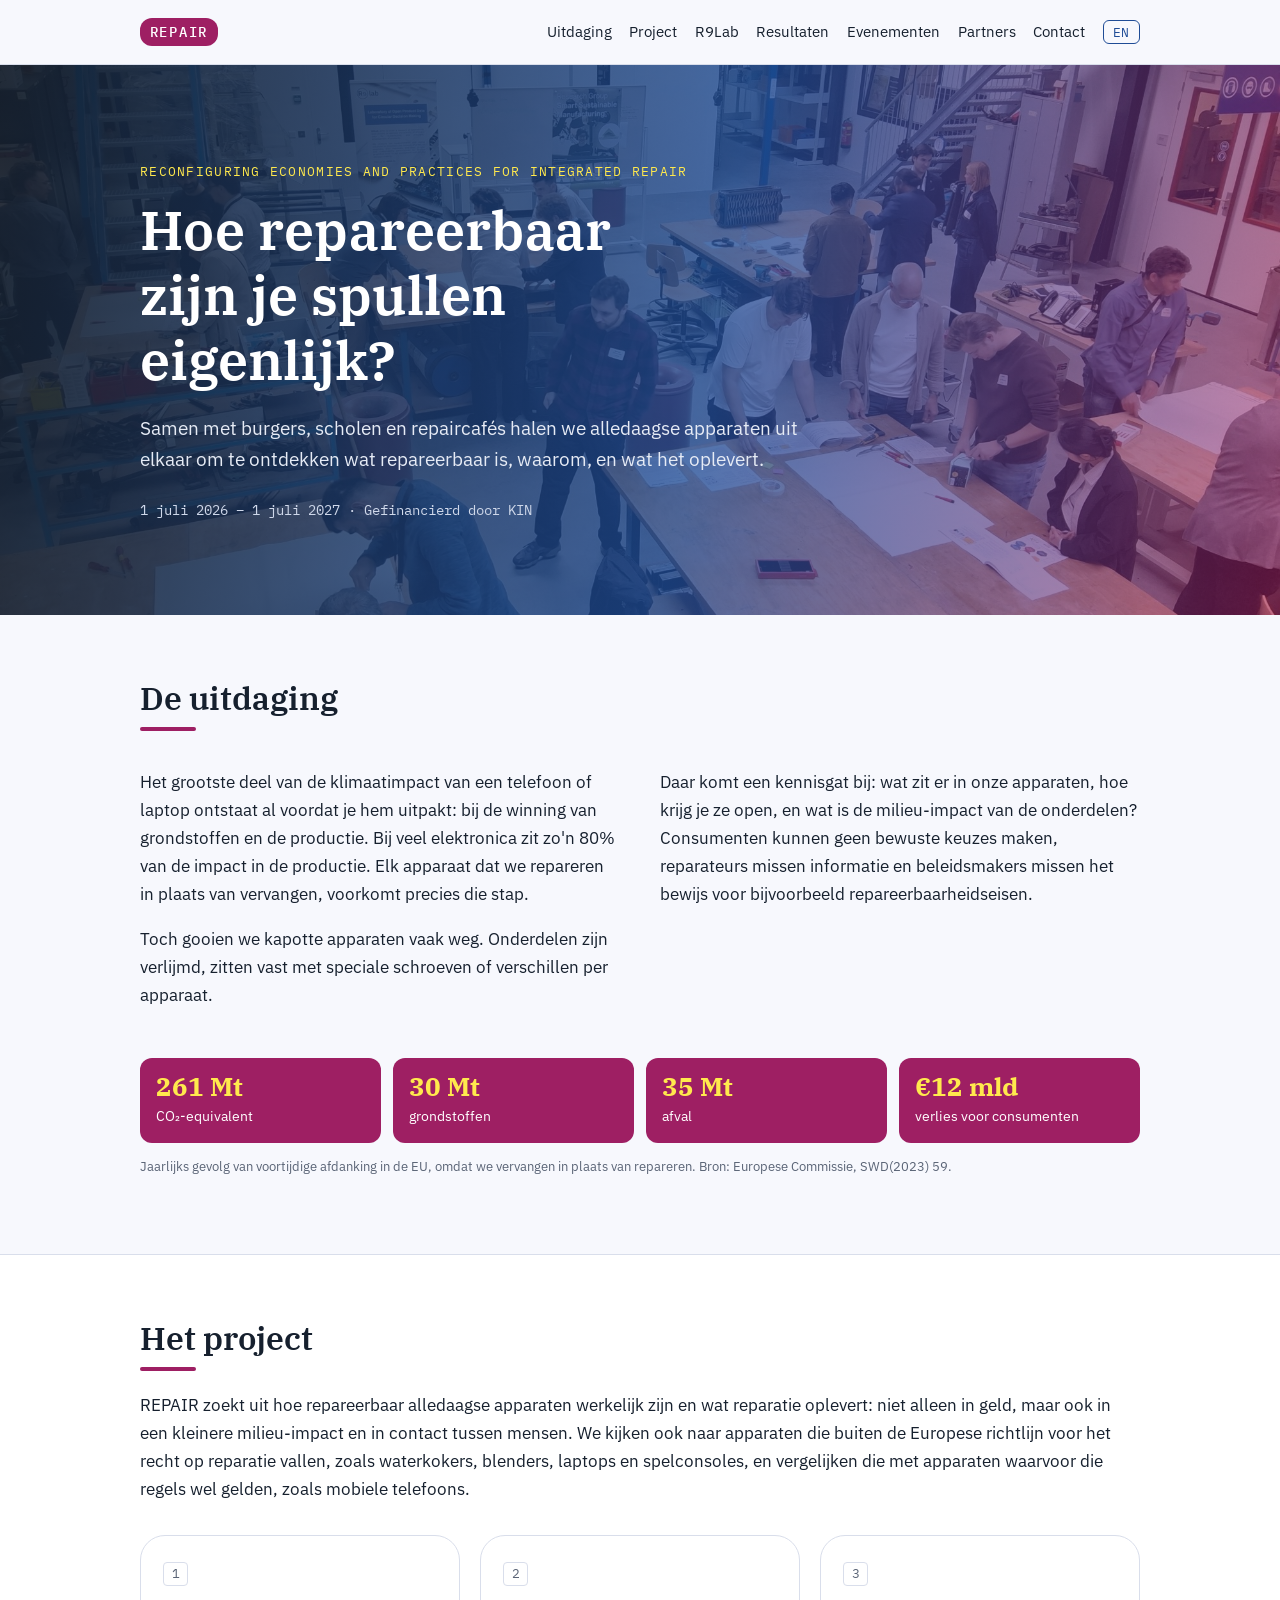
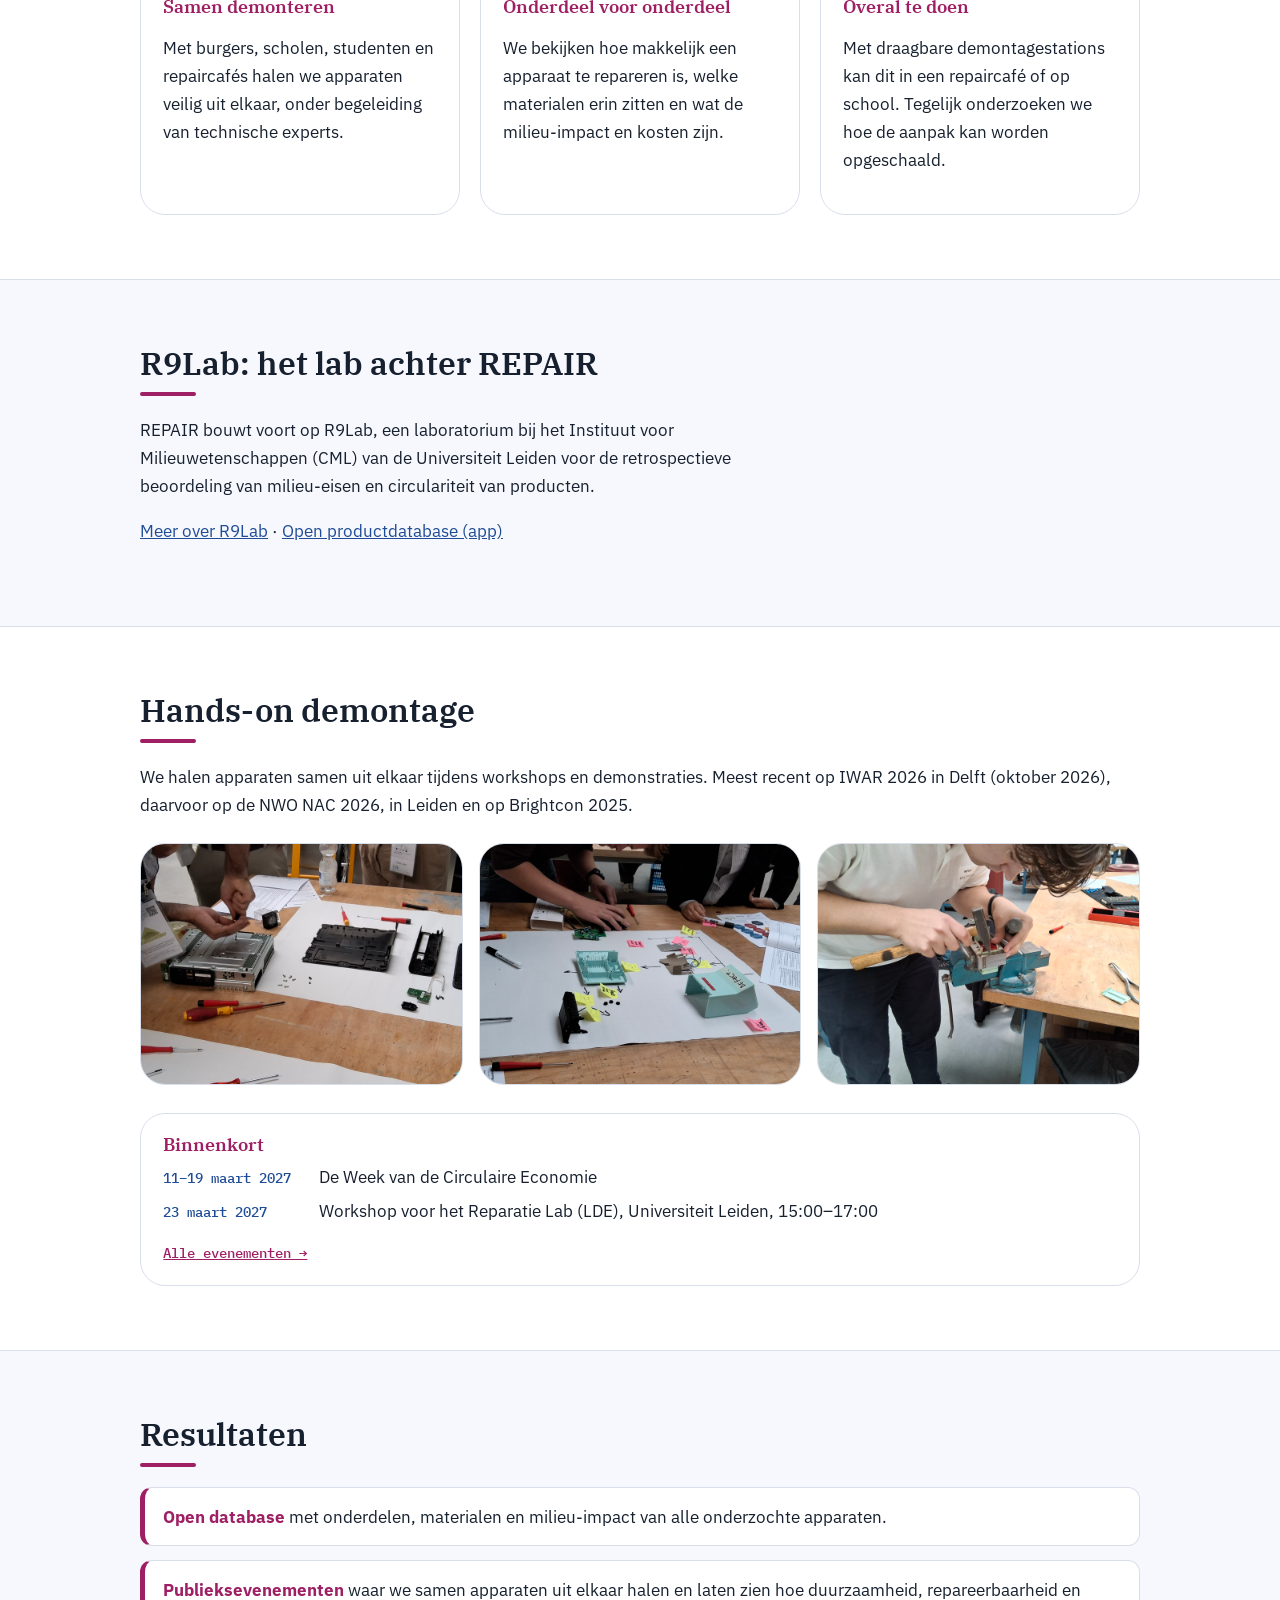
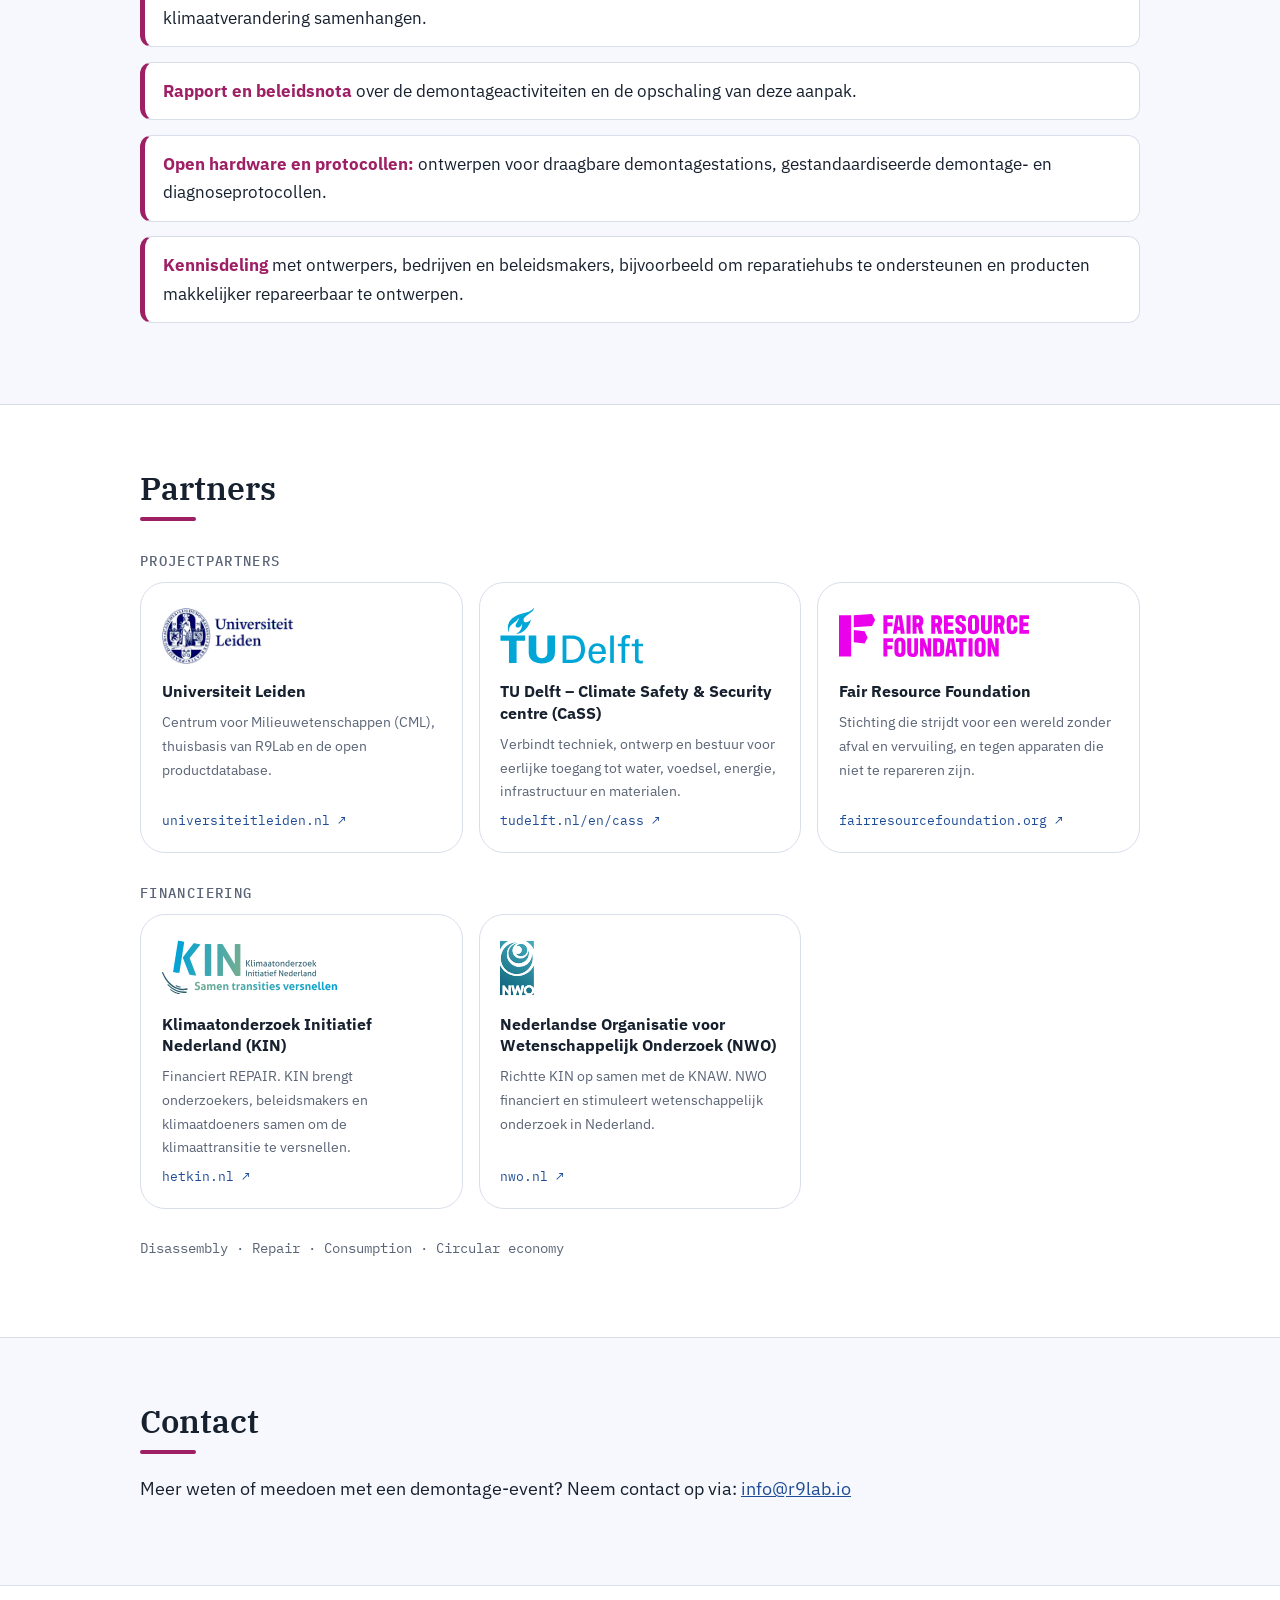
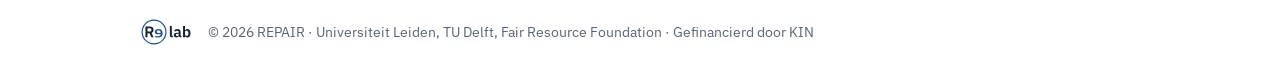
<file: index.html>
<!DOCTYPE html>
<html lang="nl">
<head>
<meta charset="utf-8">
<meta name="viewport" content="width=device-width, initial-scale=1">
<title>REPAIR – Hoe repareerbaar zijn je spullen eigenlijk?</title>
<meta name="description" content="REPAIR onderzoekt samen met burgers, scholen en repaircafés hoe repareerbaar alledaagse apparaten werkelijk zijn.">
<link rel="preconnect" href="https://fonts.googleapis.com">
<link rel="preconnect" href="https://fonts.gstatic.com" crossorigin>
<link href="https://fonts.googleapis.com/css2?family=IBM+Plex+Mono:wght@400;500&family=IBM+Plex+Sans:wght@400;500;600&family=IBM+Plex+Serif:wght@500;600&display=swap" rel="stylesheet">
<link rel="canonical" href="https://citizen-repair.nl/">
<meta property="og:url" content="https://citizen-repair.nl/">
<link rel="icon" href="img/r9lab_logo.svg">
<link rel="stylesheet" href="style.css">
</head>
<body>
<header class="site-header">
  <div class="wrap bar">
    <a class="brand" href="#top"><span>REPAIR</span></a>
    <nav>
      <a href="#challenge" data-nl="Uitdaging" data-en="Challenge"></a>
      <a href="#project" data-nl="Project" data-en="Project"></a>
      <a href="#relab" data-nl="R9Lab" data-en="R9Lab"></a>
      <a href="#results" data-nl="Resultaten" data-en="Results"></a>
      <a href="events.html" data-nl="Evenementen" data-en="Events"></a>
      <a href="#partners" data-nl="Partners" data-en="Partners"></a>
      <a href="#contact" data-nl="Contact" data-en="Contact"></a>
      <button id="lang" type="button" aria-label="Language">EN</button>
    </nav>
  </div>
</header>

<main id="top">
<section class="hero">
  <div class="wrap">
    <p class="kicker">Reconfiguring Economies and Practices for Integrated Repair</p>
    <h1 data-nl="Hoe repareerbaar zijn je spullen eigenlijk?" data-en="How repairable are your things, really?"></h1>
    <p class="lead" data-nl="Samen met burgers, scholen en repaircafés halen we alledaagse apparaten uit elkaar om te ontdekken wat repareerbaar is, waarom, en wat het oplevert."
       data-en="Together with citizens, schools and repair cafés we take everyday devices apart to find out what can be repaired, why, and what it brings."></p>
    <p class="meta"><span data-nl="1 juli 2026 – 1 juli 2027" data-en="1 July 2026 – 1 July 2027"></span> · <span data-nl="Gefinancierd door KIN" data-en="Funded by KIN"></span></p>
  </div>
</section>

<section id="challenge" class="wrap">
  <h2 data-nl="De uitdaging" data-en="The challenge"></h2>
  <div class="two">
    <div>
      <p data-nl="Het grootste deel van de klimaatimpact van een telefoon of laptop ontstaat al voordat je hem uitpakt: bij de winning van grondstoffen en de productie. Bij veel elektronica zit zo'n 80% van de impact in de productie. Elk apparaat dat we repareren in plaats van vervangen, voorkomt precies die stap."
         data-en="Most of the climate impact of a phone or laptop arises before you unpack it: in raw material extraction and production. For much electronics, around 80% of the impact is in production. Every device we repair instead of replace avoids exactly that step."></p>
      <p data-nl="Toch gooien we kapotte apparaten vaak weg. Onderdelen zijn verlijmd, zitten vast met speciale schroeven of verschillen per apparaat."
         data-en="Yet broken devices are often thrown away. Parts are glued, held by special screws, or differ from device to device."></p>
    </div>
    <div>
      <p data-nl="Daar komt een kennisgat bij: wat zit er in onze apparaten, hoe krijg je ze open, en wat is de milieu-impact van de onderdelen? Consumenten kunnen geen bewuste keuzes maken, reparateurs missen informatie en beleidsmakers missen het bewijs voor bijvoorbeeld repareerbaarheidseisen."
         data-en="There is also a knowledge gap: what is inside our devices, how do you open them, and what is the environmental impact of their parts? Consumers cannot make informed choices, repairers lack information and policymakers lack the evidence for, say, repairability requirements."></p>
    </div>
  </div>
  <div class="stats wide">
    <div><b>261 Mt</b><span data-nl="CO₂-equivalent" data-en="CO₂-equivalent"></span></div>
    <div><b>30 Mt</b><span data-nl="grondstoffen" data-en="resources"></span></div>
    <div><b>35 Mt</b><span data-nl="afval" data-en="waste"></span></div>
    <div><b>€12 mld</b><span data-nl="verlies voor consumenten" data-en="loss to consumers"></span></div>
  </div>
  <p class="source" data-nl="Jaarlijks gevolg van voortijdige afdanking in de EU, omdat we vervangen in plaats van repareren. Bron: Europese Commissie, SWD(2023) 59." data-en="Yearly consequence of premature disposal in the EU, because we replace instead of repair. Source: European Commission, SWD(2023) 59."></p>
</section>

<section id="project" class="band">
  <div class="wrap">
    <h2 data-nl="Het project" data-en="The project"></h2>
    <p data-nl="REPAIR zoekt uit hoe repareerbaar alledaagse apparaten werkelijk zijn en wat reparatie oplevert: niet alleen in geld, maar ook in een kleinere milieu-impact en in contact tussen mensen. We kijken ook naar apparaten die buiten de Europese richtlijn voor het recht op reparatie vallen, zoals waterkokers, blenders, laptops en spelconsoles, en vergelijken die met apparaten waarvoor die regels wel gelden, zoals mobiele telefoons."
       data-en="REPAIR investigates how repairable everyday devices really are and what repair delivers: not only in money, but also in lower environmental impact and in connection between people. We also look at devices outside the EU right-to-repair directive, such as kettles, blenders, laptops and game consoles, and compare them with devices covered by those rules, such as mobile phones."></p>
    <div class="cards">
      <article>
        <h3 data-nl="Samen demonteren" data-en="Disassembling together"></h3>
        <p data-nl="Met burgers, scholen, studenten en repaircafés halen we apparaten veilig uit elkaar, onder begeleiding van technische experts."
           data-en="With citizens, schools, students and repair cafés we safely take devices apart, guided by technical experts."></p>
      </article>
      <article>
        <h3 data-nl="Onderdeel voor onderdeel" data-en="Part by part"></h3>
        <p data-nl="We bekijken hoe makkelijk een apparaat te repareren is, welke materialen erin zitten en wat de milieu-impact en kosten zijn."
           data-en="We assess how easy a device is to repair, which materials it contains and what its environmental impact and costs are."></p>
      </article>
      <article>
        <h3 data-nl="Overal te doen" data-en="Works anywhere"></h3>
        <p data-nl="Met draagbare demontagestations kan dit in een repaircafé of op school. Tegelijk onderzoeken we hoe de aanpak kan worden opgeschaald."
           data-en="With portable disassembly stations this can happen in a repair café or at school. We also study how the approach can be scaled up."></p>
      </article>
    </div>
  </div>
</section>

<section id="relab" class="wrap">
  <h2 data-nl="R9Lab: het lab achter REPAIR" data-en="R9Lab: the lab behind REPAIR"></h2>
  <div class="narrow">
      <p data-nl="REPAIR bouwt voort op R9Lab, een laboratorium bij het Instituut voor Milieuwetenschappen (CML) van de Universiteit Leiden voor de retrospectieve beoordeling van milieu-eisen en circulariteit van producten."
         data-en="REPAIR builds on R9Lab, a laboratory at the Institute of Environmental Sciences (CML), Leiden University, for the retrospective assessment of environmental requirements and circularity of products."></p>
      <p><a href="https://cml-relab.org/" data-nl="Meer over R9Lab" data-en="More about R9Lab"></a> · <a href="https://app.cml-relab.org/" data-nl="Open productdatabase (app)" data-en="Open product database (app)"></a></p>
  </div>
</section>

<section id="events" class="band">
  <div class="wrap">
    <h2 data-nl="Hands-on demontage" data-en="Hands-on disassembly"></h2>
    <p data-nl="We halen apparaten samen uit elkaar tijdens workshops en demonstraties. Meest recent op IWAR 2026 in Delft (oktober 2026), daarvoor op de NWO NAC 2026, in Leiden en op Brightcon 2025."
       data-en="We take devices apart together in workshops and demos. Most recently at IWAR 2026 in Delft (October 2026), and before that at the NWO NAC 2026, in Leiden and at Brightcon 2025."></p>
    <div class="gallery">
      <figure><img src="img/events/iwar2026/disassembly.jpg" alt="Participants take apart a device into its plastic and metal parts at IWAR 2026" loading="lazy"></figure>
      <figure><img src="img/events/iwar2026/mapping.jpg" alt="Parts of a device laid out on paper with sticky notes at IWAR 2026" loading="lazy"></figure>
      <figure><img src="img/events/iwar2026/vise.jpg" alt="A participant opens a part in a bench vise at IWAR 2026" loading="lazy"></figure>
    </div>
    <div class="next">
      <h3 data-nl="Binnenkort" data-en="Coming up"></h3>
      <ul>
        <li><b data-nl="11–19 maart 2027" data-en="11–19 March 2027"></b> <span data-nl="De Week van de Circulaire Economie" data-en="Dutch Circular Economy Week"></span></li>
        <li><b data-nl="23 maart 2027" data-en="23 March 2027"></b> <span data-nl="Workshop voor het Reparatie Lab (LDE), Universiteit Leiden, 15:00–17:00" data-en="Workshop for the Reparatie Lab (LDE), Leiden University, 15:00–17:00"></span></li>
      </ul>
      <a class="more" href="events.html" data-nl="Alle evenementen →" data-en="All events →"></a>
    </div>
  </div>
</section>

<section id="results" class="wrap">
  <h2 data-nl="Resultaten" data-en="Results"></h2>
  <ul class="results">
    <li data-nl="<strong>Open database</strong> met onderdelen, materialen en milieu-impact van alle onderzochte apparaten." data-en="<strong>Open database</strong> of parts, materials and environmental impact of all devices studied."></li>
    <li data-nl="<strong>Publieksevenementen</strong> waar we samen apparaten uit elkaar halen en laten zien hoe duurzaamheid, repareerbaarheid en klimaatverandering samenhangen." data-en="<strong>Public events</strong> where we take devices apart together and show how sustainability, repairability and climate change connect."></li>
    <li data-nl="<strong>Rapport en beleidsnota</strong> over de demontageactiviteiten en de opschaling van deze aanpak." data-en="<strong>Report and policy brief</strong> on the disassembly activities and on scaling up the approach."></li>
    <li data-nl="<strong>Open hardware en protocollen:</strong> ontwerpen voor draagbare demontagestations, gestandaardiseerde demontage- en diagnoseprotocollen." data-en="<strong>Open hardware and protocols:</strong> designs for portable disassembly stations, plus standardised disassembly and diagnostic protocols."></li>
    <li data-nl="<strong>Kennisdeling</strong> met ontwerpers, bedrijven en beleidsmakers, bijvoorbeeld om reparatiehubs te ondersteunen en producten makkelijker repareerbaar te ontwerpen." data-en="<strong>Knowledge sharing</strong> with designers, companies and policymakers, for example to support repair hubs and design products that are easier to repair."></li>
  </ul>
</section>

<section id="partners" class="band">
  <div class="wrap">
    <h2 data-nl="Partners" data-en="Partners"></h2>
    <h3 class="group" data-nl="Projectpartners" data-en="Project partners"></h3>
    <div class="partners">
      <a class="partner" href="https://www.universiteitleiden.nl/" target="_blank" rel="noopener">
        <span class="logo"><img src="img/partners/leiden.png" alt="Universiteit Leiden"></span>
        <strong>Universiteit Leiden</strong>
        <span class="role" data-nl="Centrum voor Milieuwetenschappen (CML), thuisbasis van R9Lab en de open productdatabase."
              data-en="Institute of Environmental Sciences (CML), home of R9Lab and its open product database."></span>
        <span class="url">universiteitleiden.nl ↗</span>
      </a>
      <a class="partner" href="https://www.tudelft.nl/en/cass" target="_blank" rel="noopener">
        <span class="logo"><img src="img/partners/tudelft.svg" alt="TU Delft"></span>
        <strong>TU Delft – Climate Safety &amp; Security centre (CaSS)</strong>
        <span class="role" data-nl="Verbindt techniek, ontwerp en bestuur voor eerlijke toegang tot water, voedsel, energie, infrastructuur en materialen."
              data-en="Bridges engineering, design and governance for fair access to water, food, energy, infrastructure and materials."></span>
        <span class="url">tudelft.nl/en/cass ↗</span>
      </a>
      <a class="partner" href="https://fairresourcefoundation.org/en/" target="_blank" rel="noopener">
        <span class="logo"><img src="img/partners/frf.svg" alt="Fair Resource Foundation"></span>
        <strong>Fair Resource Foundation</strong>
        <span class="role" data-nl="Stichting die strijdt voor een wereld zonder afval en vervuiling, en tegen apparaten die niet te repareren zijn."
              data-en="Foundation that campaigns for a world without waste and pollution, and against appliances that cannot be repaired."></span>
        <span class="url">fairresourcefoundation.org ↗</span>
      </a>
    </div>

    <h3 class="group" data-nl="Financiering" data-en="Funding"></h3>
    <div class="partners">
      <a class="partner" href="https://hetkin.nl/" target="_blank" rel="noopener">
        <span class="logo"><img src="img/partners/kin.svg" alt="KIN – Klimaatonderzoek Initiatief Nederland"></span>
        <strong data-nl="Klimaatonderzoek Initiatief Nederland (KIN)" data-en="Dutch Climate Research Initiative (KIN)"></strong>
        <span class="role" data-nl="Financiert REPAIR. KIN brengt onderzoekers, beleidsmakers en klimaatdoeners samen om de klimaattransitie te versnellen."
              data-en="Funds REPAIR. KIN brings researchers, policymakers and practitioners together to speed up the climate transition."></span>
        <span class="url">hetkin.nl ↗</span>
      </a>
      <a class="partner" href="https://www.nwo.nl/en" target="_blank" rel="noopener">
        <span class="logo"><img src="img/partners/nwo.svg" alt="NWO"></span>
        <strong data-nl="Nederlandse Organisatie voor Wetenschappelijk Onderzoek (NWO)" data-en="Dutch Research Council (NWO)"></strong>
        <span class="role" data-nl="Richtte KIN op samen met de KNAW. NWO financiert en stimuleert wetenschappelijk onderzoek in Nederland."
              data-en="Set up KIN together with the KNAW. NWO funds and supports scientific research in the Netherlands."></span>
        <span class="url">nwo.nl ↗</span>
      </a>
    </div>
    <p class="tags">Disassembly · Repair · Consumption · Circular economy</p>
  </div>
</section>

<section id="contact" class="wrap">
  <h2 data-nl="Contact" data-en="Contact"></h2>
  <p data-nl="Meer weten of meedoen met een demontage-event? Neem contact op via: <a href=&quot;mailto:info@r9lab.io&quot;>info@r9lab.io</a>"
     data-en="Want to know more or join a disassembly event? Get in touch: <a href=&quot;mailto:info@r9lab.io&quot;>info@r9lab.io</a>"></p>
</section>
</main>

<footer><div class="wrap"><img src="img/r9lab_logo.svg" alt="R9Lab" class="foot-logo"> <span>© 2026 REPAIR · Universiteit Leiden, TU Delft, Fair Resource Foundation · <span data-nl="Gefinancierd door KIN" data-en="Funded by KIN"></span></span></div></footer>
<script src="script.js"></script>
</body>
</html>
</file>
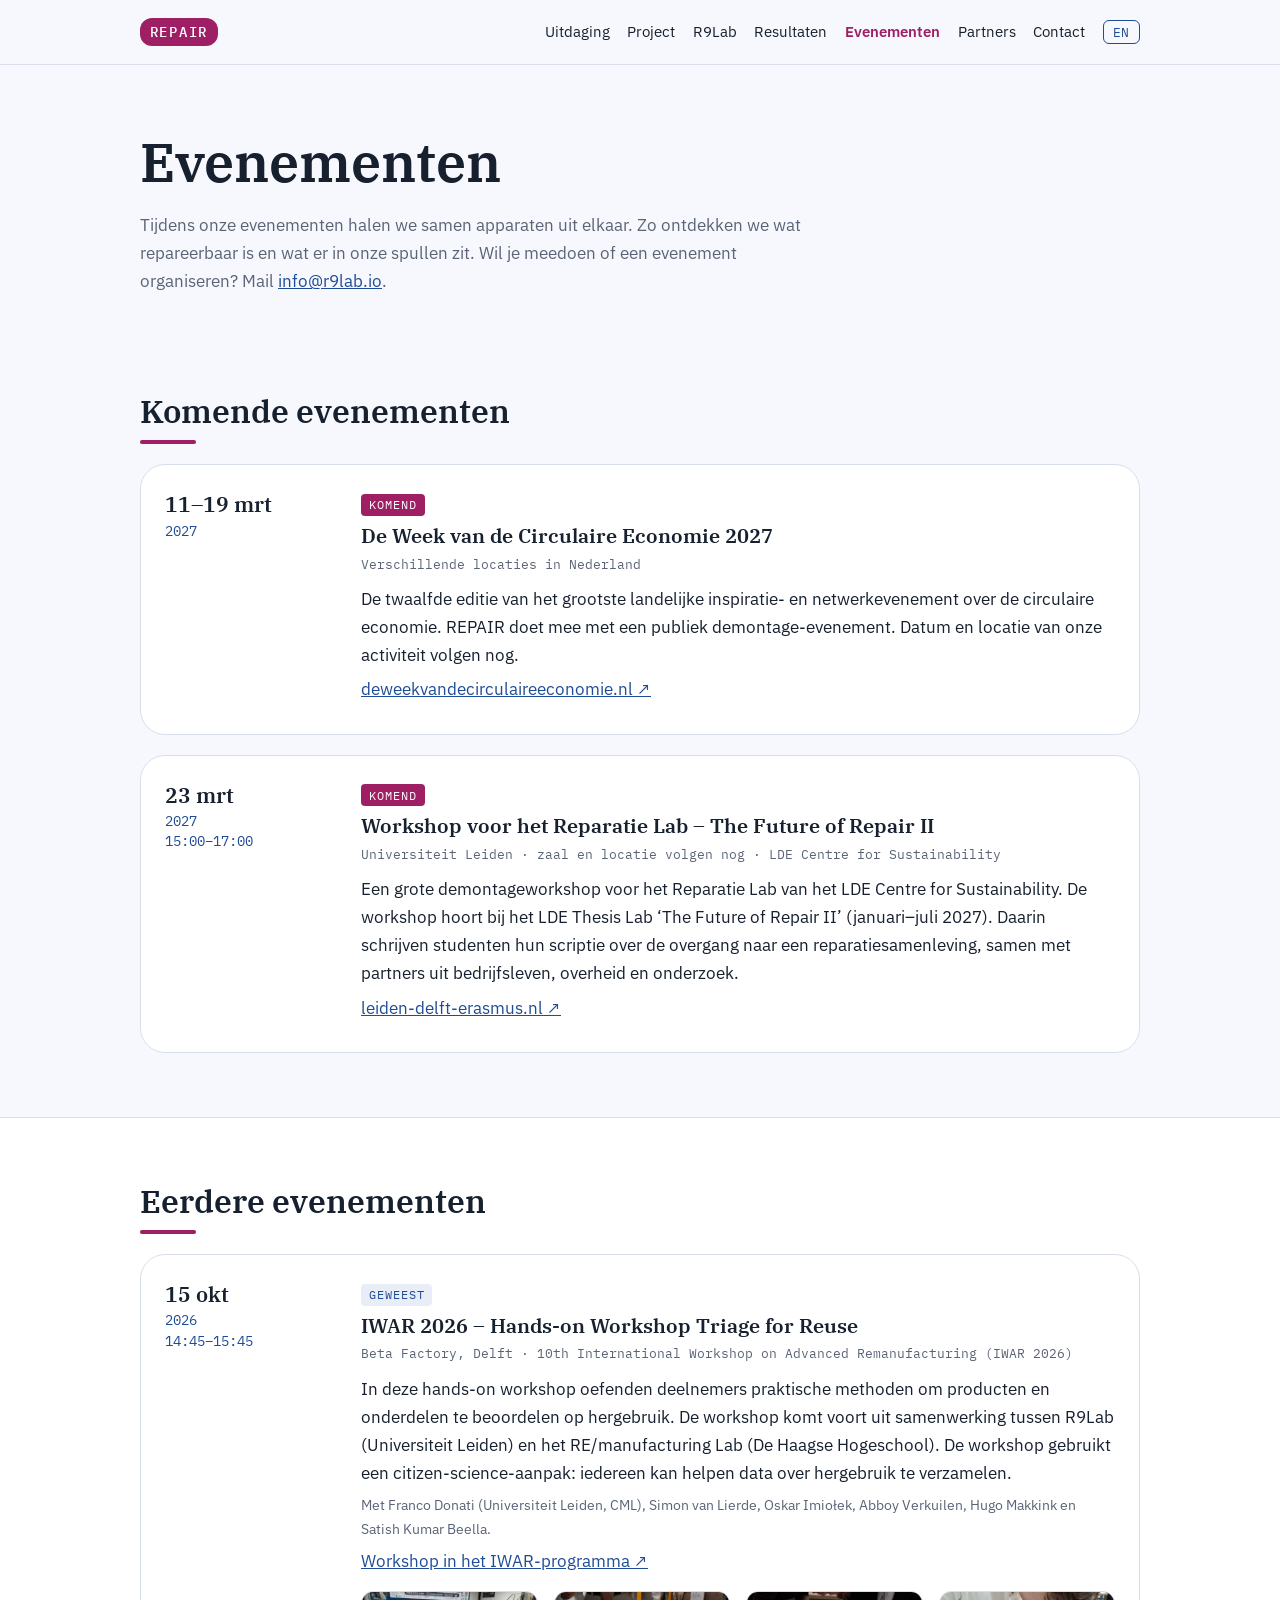
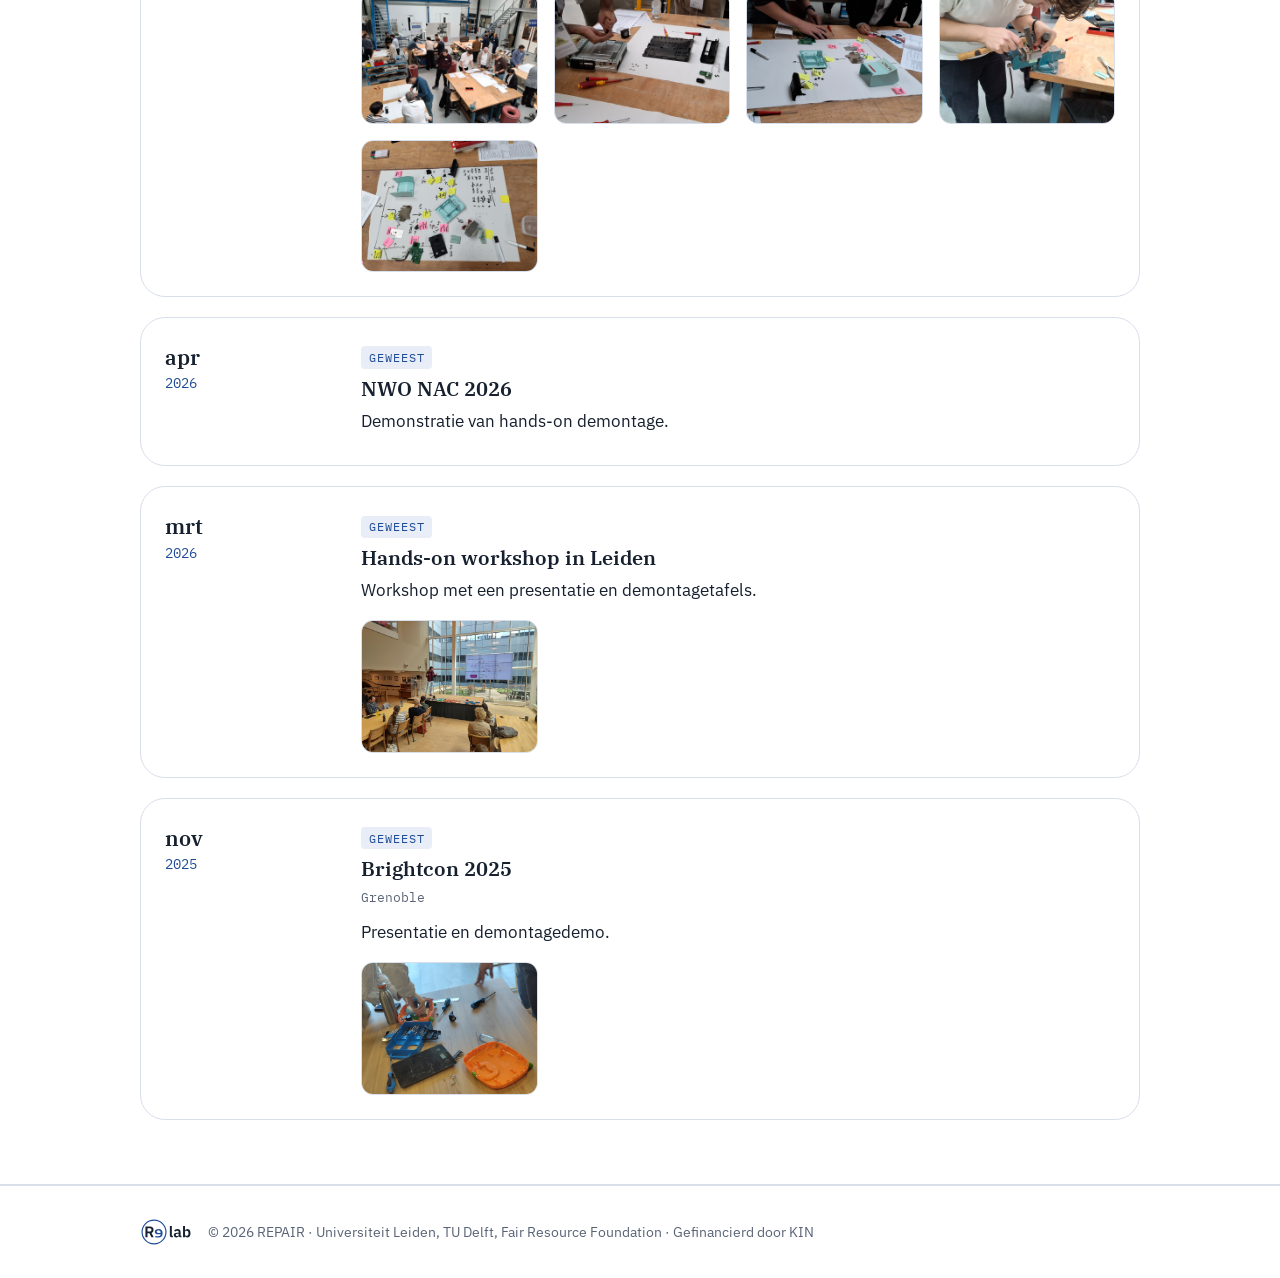
<file: events.html>
<!DOCTYPE html>
<html lang="nl">
<head>
<meta charset="utf-8">
<meta name="viewport" content="width=device-width, initial-scale=1">
<title>REPAIR – Evenementen</title>
<meta name="description" content="Eerdere en komende demontage-evenementen van REPAIR.">
<link rel="preconnect" href="https://fonts.googleapis.com">
<link rel="preconnect" href="https://fonts.gstatic.com" crossorigin>
<link href="https://fonts.googleapis.com/css2?family=IBM+Plex+Mono:wght@400;500&family=IBM+Plex+Sans:wght@400;500;600&family=IBM+Plex+Serif:wght@500;600&display=swap" rel="stylesheet">
<link rel="canonical" href="https://citizen-repair.nl/events.html">
<meta property="og:url" content="https://citizen-repair.nl/events.html">
<link rel="icon" href="img/r9lab_logo.svg">
<link rel="stylesheet" href="style.css">
</head>
<body data-title-nl="REPAIR – Evenementen" data-title-en="REPAIR – Events">
<header class="site-header">
  <div class="wrap bar">
    <a class="brand" href="index.html"><span>REPAIR</span></a>
    <nav>
      <a href="index.html#challenge" data-nl="Uitdaging" data-en="Challenge"></a>
      <a href="index.html#project" data-nl="Project" data-en="Project"></a>
      <a href="index.html#relab" data-nl="R9Lab" data-en="R9Lab"></a>
      <a href="index.html#results" data-nl="Resultaten" data-en="Results"></a>
      <a href="events.html" class="nav-current" aria-current="page" data-nl="Evenementen" data-en="Events"></a>
      <a href="index.html#partners" data-nl="Partners" data-en="Partners"></a>
      <a href="index.html#contact" data-nl="Contact" data-en="Contact"></a>
      <button id="lang" type="button" aria-label="Language">EN</button>
    </nav>
  </div>
</header>

<main id="top">
<section class="page-head wrap">
  <h1 class="ev-title" data-nl="Evenementen" data-en="Events"></h1>
  <p data-nl="Tijdens onze evenementen halen we samen apparaten uit elkaar. Zo ontdekken we wat repareerbaar is en wat er in onze spullen zit. Wil je meedoen of een evenement organiseren? Mail <a href=&quot;mailto:info@r9lab.io&quot;>info@r9lab.io</a>."
     data-en="At our events we take devices apart together. This shows what can be repaired and what is inside our things. Want to join or host an event? Email <a href=&quot;mailto:info@r9lab.io&quot;>info@r9lab.io</a>."></p>
</section>

<section class="wrap" id="upcoming" style="padding-top:1rem">
  <h2 data-nl="Komende evenementen" data-en="Upcoming events"></h2>
  <div class="ev-list">
    <article class="event">
      <div class="when"><b data-nl="11–19 mrt" data-en="11–19 Mar"></b>2027</div>
      <div>
        <span class="badge up" data-nl="Komend" data-en="Upcoming"></span>
        <h3 data-nl="De Week van de Circulaire Economie 2027" data-en="Dutch Circular Economy Week 2027"></h3>
        <p class="where" data-nl="Verschillende locaties in Nederland" data-en="Locations across the Netherlands"></p>
        <p data-nl="De twaalfde editie van het grootste landelijke inspiratie- en netwerkevenement over de circulaire economie. REPAIR doet mee met een publiek demontage-evenement. Datum en locatie van onze activiteit volgen nog."
           data-en="The twelfth edition of the largest national inspiration and networking event on the circular economy. REPAIR takes part with a public disassembly event. The date and location of our activity follow soon."></p>
        <p><a href="https://deweekvandecirculaireeconomie.nl/" target="_blank" rel="noopener">deweekvandecirculaireeconomie.nl ↗</a></p>
      </div>
    </article>
    <article class="event">
      <div class="when"><b data-nl="23 mrt" data-en="23 Mar"></b>2027<br>15:00–17:00</div>
      <div>
        <span class="badge up" data-nl="Komend" data-en="Upcoming"></span>
        <h3 data-nl="Workshop voor het Reparatie Lab – The Future of Repair II" data-en="Workshop for the Reparatie Lab – The Future of Repair II"></h3>
        <p class="where" data-nl="Universiteit Leiden · zaal en locatie volgen nog · LDE Centre for Sustainability" data-en="Leiden University · room and location to be confirmed · LDE Centre for Sustainability"></p>
        <p data-nl="Een grote demontageworkshop voor het Reparatie Lab van het LDE Centre for Sustainability. De workshop hoort bij het LDE Thesis Lab ‘The Future of Repair II’ (januari–juli 2027). Daarin schrijven studenten hun scriptie over de overgang naar een reparatiesamenleving, samen met partners uit bedrijfsleven, overheid en onderzoek."
           data-en="A large disassembly workshop for the Reparatie Lab of the LDE Centre for Sustainability. The workshop is part of the LDE Thesis Lab ‘The Future of Repair II’ (January–July 2027). In it, students write their thesis on the transition to a repair society, together with partners from business, government and research."></p>
        <p><a href="https://www.leiden-delft-erasmus.nl/en/the-future-of-repair-ii" target="_blank" rel="noopener">leiden-delft-erasmus.nl ↗</a></p>
      </div>
    </article>
  </div>
</section>

<section class="band" id="previous">
  <div class="wrap">
    <h2 data-nl="Eerdere evenementen" data-en="Previous events"></h2>
    <div class="ev-list">
      <article class="event">
        <div class="when"><b data-nl="15 okt" data-en="15 Oct"></b>2026<br>14:45–15:45</div>
        <div>
          <span class="badge past" data-nl="Geweest" data-en="Past"></span>
          <h3>IWAR 2026 – Hands-on Workshop Triage for Reuse</h3>
          <p class="where" data-nl="Beta Factory, Delft · 10th International Workshop on Advanced Remanufacturing (IWAR 2026)" data-en="Beta Factory, Delft · 10th International Workshop on Advanced Remanufacturing (IWAR 2026)"></p>
          <p data-nl="In deze hands-on workshop oefenden deelnemers praktische methoden om producten en onderdelen te beoordelen op hergebruik. De workshop komt voort uit samenwerking tussen R9Lab (Universiteit Leiden) en het RE/manufacturing Lab (De Haagse Hogeschool). De workshop gebruikt een citizen-science-aanpak: iedereen kan helpen data over hergebruik te verzamelen."
             data-en="In this hands-on workshop, participants practised methods to assess products and components for reuse. The workshop comes from joint work by R9Lab (Leiden University) and the RE/manufacturing Lab (The Hague University of Applied Sciences). It uses a citizen science approach: anyone can help collect data for reuse."></p>
          <p class="small" data-nl="Met Franco Donati (Universiteit Leiden, CML), Simon van Lierde, Oskar Imiołek, Abboy Verkuilen, Hugo Makkink en Satish Kumar Beella." data-en="With Franco Donati (Leiden University, CML), Simon van Lierde, Oskar Imiołek, Abboy Verkuilen, Hugo Makkink and Satish Kumar Beella."></p>
          <p><a href="https://pretalx.com/iwar2026/talk/ARHHRZ/" target="_blank" rel="noopener" data-nl="Workshop in het IWAR-programma ↗" data-en="Workshop in the IWAR programme ↗"></a></p>
          <div class="gallery">
            <figure><img src="img/events/iwar2026/room.jpg" alt="Participants at disassembly tables in the Delft workshop hall" loading="lazy"></figure>
            <figure><img src="img/events/iwar2026/disassembly.jpg" alt="Hands take a device apart into plastic and metal parts" loading="lazy"></figure>
            <figure><img src="img/events/iwar2026/mapping.jpg" alt="Parts laid out on paper with sticky notes and arrows" loading="lazy"></figure>
            <figure><img src="img/events/iwar2026/vise.jpg" alt="A participant opens a part in a bench vise" loading="lazy"></figure>
            <figure><img src="img/events/iwar2026/map-board.jpg" alt="A finished map of device parts with weights and notes" loading="lazy"></figure>
          </div>
        </div>
      </article>
      <article class="event">
        <div class="when"><b data-nl="apr" data-en="Apr"></b>2026</div>
        <div>
          <span class="badge past" data-nl="Geweest" data-en="Past"></span>
          <h3>NWO NAC 2026</h3>
          <p data-nl="Demonstratie van hands-on demontage." data-en="Demo of hands-on disassembly."></p>
        </div>
      </article>
      <article class="event">
        <div class="when"><b data-nl="mrt" data-en="Mar"></b>2026</div>
        <div>
          <span class="badge past" data-nl="Geweest" data-en="Past"></span>
          <h3 data-nl="Hands-on workshop in Leiden" data-en="Hands-on workshop in Leiden"></h3>
          <p data-nl="Workshop met een presentatie en demontagetafels." data-en="Workshop with a presentation and disassembly tables."></p>
          <div class="gallery"><figure><img src="img/ws1.jpg" alt="Workshop in Leiden with a presentation and disassembly tables" loading="lazy"></figure></div>
        </div>
      </article>
      <article class="event">
        <div class="when"><b data-nl="nov" data-en="Nov"></b>2025</div>
        <div>
          <span class="badge past" data-nl="Geweest" data-en="Past"></span>
          <h3>Brightcon 2025</h3>
          <p class="where">Grenoble</p>
          <p data-nl="Presentatie en demontagedemo." data-en="Talk and disassembly demo."></p>
          <div class="gallery"><figure><img src="img/hero_demo.jpg" alt="Hands take apart an orange device on a table with tools" loading="lazy"></figure></div>
        </div>
      </article>
    </div>
  </div>
</section>
</main>

<footer><div class="wrap"><img src="img/r9lab_logo.svg" alt="R9Lab" class="foot-logo"> <span>© 2026 REPAIR · Universiteit Leiden, TU Delft, Fair Resource Foundation · <span data-nl="Gefinancierd door KIN" data-en="Funded by KIN"></span></span></div></footer>
<script src="script.js"></script>
</body>
</html>
</file>
<file: style.css>
/* R9Lab palette (logo + app) with REPAIR magenta from the slides */
:root{
  --navy:#16202e; --blue:#1f4c96; --blue-soft:#e8edf8;
  --magenta:#9e1f63; --magenta-soft:#f7e9f0; --yellow:#ffe94d;
  --bg:#f7f8fd; --card:#ffffff; --line:#d9deeb; --muted:#5a6476;
  --r:25px; --r-sm:12px;
  --serif:"IBM Plex Serif",Georgia,serif; --sans:"IBM Plex Sans",system-ui,sans-serif; --mono:"IBM Plex Mono",ui-monospace,monospace;
}
*{box-sizing:border-box}
html{scroll-behavior:smooth}
body{margin:0;font:17px/1.65 var(--sans);color:var(--navy);background:var(--bg)}
.wrap{max-width:1040px;margin:0 auto;padding:0 1.25rem}
a{color:var(--blue)}
h1,h2,h3{font-family:var(--serif);font-weight:600;line-height:1.2}
h2{font-size:2rem;margin:0 0 1.25rem}
h2::after{content:"";display:block;width:56px;height:4px;background:var(--magenta);border-radius:2px;margin-top:.6rem}
h3{font-size:1.15rem;margin:.1rem 0 .4rem}

/* header */
.site-header{position:sticky;top:0;z-index:10;background:#f7f8fdee;backdrop-filter:blur(6px);border-bottom:1px solid var(--line)}
.bar{display:flex;justify-content:space-between;align-items:center;min-height:64px;flex-wrap:wrap;gap:.5rem}
.brand{display:flex;align-items:center;gap:.7rem;text-decoration:none}
.brand span{font-family:var(--mono);font-weight:500;letter-spacing:.12em;color:#fff;background:var(--magenta);padding:.15rem .6rem;border-radius:var(--r-sm);font-size:.9rem}
nav{display:flex;gap:1.1rem;align-items:center;flex-wrap:wrap}
nav a{color:var(--navy);text-decoration:none;font-size:.95rem}
nav a:hover{color:var(--magenta)}
#lang{font-family:var(--mono);border:1px solid var(--blue);background:none;color:var(--blue);border-radius:6px;padding:.15rem .6rem;cursor:pointer}
#lang:hover{background:var(--blue);color:#fff}

/* hero: IWAR 2026 disassembly workshop photo (Delft) */
.hero{position:relative;padding:6rem 0 5rem;color:#fff;
  background:linear-gradient(100deg,rgba(22,32,46,.92) 0%,rgba(31,76,150,.78) 55%,rgba(158,31,99,.55) 100%),url(img/hero_iwar.jpg) center/cover}
.hero .wrap{position:relative}
.kicker{font-family:var(--mono);text-transform:uppercase;letter-spacing:.1em;font-size:.8rem;color:var(--yellow);margin:0 0 .9rem}
h1{font-size:clamp(2.2rem,5vw,3.4rem);margin:0 0 1rem;max-width:18ch}
.lead{font-size:1.2rem;max-width:42rem;color:#e6ebf5}
.meta{font-family:var(--mono);font-size:.85rem;color:#cfd8ea;margin-top:1.5rem}

/* sections */
section{padding:4rem 0}
section.wrap{padding:4rem 1.25rem}
.band{background:var(--card);border-top:1px solid var(--line);border-bottom:1px solid var(--line);}
.two{display:grid;gap:2.5rem;grid-template-columns:1fr 1fr;align-items:start}
.cards{display:grid;gap:1.25rem;grid-template-columns:repeat(auto-fit,minmax(240px,1fr));margin-top:2rem}
.cards article{background:var(--card);border:1px solid var(--line);border-radius:var(--r);padding:1.4rem;counter-increment:c}
.cards{counter-reset:c}
.cards article::before{content:counter(c);font-family:var(--mono);font-size:.8rem;display:inline-block;border:1px solid var(--line);border-radius:4px;padding:0 .45rem;color:var(--muted);margin-bottom:.5rem}
.cards article h3{color:var(--magenta)}

/* stats boxes (slide style) */
.stats{display:grid;grid-template-columns:repeat(2,1fr);gap:.75rem;margin:1.25rem 0 .5rem}
.stats div{background:var(--magenta);color:#fff;border-radius:var(--r-sm);padding:.9rem 1rem}
.stats b{display:block;font-family:var(--serif);font-size:1.6rem;color:var(--yellow);line-height:1.1}
.stats span{font-size:.9rem}
.source{font-size:.8rem;color:var(--muted)}
.stats.wide{grid-template-columns:repeat(4,1fr);margin-top:2rem}
.narrow{max-width:42rem}

.results{list-style:none;padding:0;display:grid;gap:.9rem}
.results li{background:var(--card);border:1px solid var(--line);border-left:5px solid var(--magenta);border-radius:var(--r-sm);padding:.9rem 1.1rem}
.results strong{color:var(--magenta)}
/* partner cards: logo, name, role, link */
h3.group{font-family:var(--mono);font-weight:500;font-size:.85rem;text-transform:uppercase;letter-spacing:.1em;color:var(--muted);margin:2rem 0 .8rem}
.partners{display:grid;gap:1rem;grid-template-columns:repeat(auto-fill,minmax(260px,1fr))}
.partner{display:flex;flex-direction:column;gap:.45rem;background:var(--card);border:1px solid var(--line);border-radius:var(--r);padding:1.3rem;text-decoration:none;color:var(--navy);transition:border-color .15s,transform .15s}
.partner:hover{border-color:var(--magenta);transform:translateY(-2px)}
.partner .logo{height:64px;display:flex;align-items:center;margin-bottom:.4rem}
.partner .logo img{max-height:56px;max-width:190px;width:auto;height:auto}
.partner strong{font-size:1rem;line-height:1.35}
.partner .role{font-size:.9rem;color:var(--muted);flex:1}
.partner .url{font-family:var(--mono);font-size:.8rem;color:var(--blue)}
.partner:hover .url{color:var(--magenta)}
.tags{margin-top:1.75rem;font-family:var(--mono);color:var(--muted);font-size:.85rem}
.small{color:var(--muted);font-size:.9rem}

figure{margin:0}
figure img{width:100%;height:auto;display:block;border-radius:var(--r);border:1px solid var(--line)}
figcaption{font-family:var(--mono);font-size:.8rem;color:var(--muted);margin-top:.5rem}
.gallery{display:grid;gap:1rem;grid-template-columns:repeat(auto-fit,minmax(260px,1fr));margin-top:1.5rem}
.gallery img{aspect-ratio:4/3;object-fit:cover}

/* events teaser (home) */
.next{margin-top:1.75rem;background:var(--card);border:1px solid var(--line);border-radius:var(--r);padding:1.2rem 1.4rem}
.next h3{margin:0 0 .5rem;color:var(--magenta)}
.next ul{list-style:none;padding:0;margin:0 0 .8rem;display:grid;gap:.35rem}
.next b{font-family:var(--mono);font-weight:500;font-size:.85rem;color:var(--blue);display:inline-block;min-width:9.5rem}
.more{font-family:var(--mono);font-size:.9rem;font-weight:500;color:var(--magenta)}

/* events page */
.page-head{padding:3.5rem 0 1rem}
.page-head p{max-width:42rem;color:var(--muted)}
.ev-list{display:grid;gap:1.25rem}
.event{background:var(--card);border:1px solid var(--line);border-radius:var(--r);padding:1.5rem;display:grid;gap:1.25rem;grid-template-columns:11rem 1fr}
.event .when{font-family:var(--mono);font-size:.85rem;color:var(--blue);line-height:1.5}
.event .when b{display:block;font-family:var(--serif);font-size:1.3rem;color:var(--navy);font-weight:600}
.event h3{margin:0 0 .35rem;font-size:1.25rem}
.event .where{font-family:var(--mono);font-size:.82rem;color:var(--muted);margin:0 0 .6rem}
.event p{margin:.4rem 0}
.badge{display:inline-block;font-family:var(--mono);font-size:.72rem;text-transform:uppercase;letter-spacing:.08em;padding:.1rem .5rem;border-radius:4px;margin-bottom:.5rem}
.badge.up{background:var(--magenta);color:#fff}
.badge.past{background:var(--blue-soft);color:var(--blue)}
.badge.tbc{background:var(--yellow);color:var(--navy)}
.event .gallery{margin-top:1rem;grid-template-columns:repeat(auto-fill,minmax(170px,1fr))}
.event .gallery img{border-radius:var(--r-sm)}
.nav-current{color:var(--magenta)!important;font-weight:600}

#contact p{font-size:1.1rem}
footer{padding:2rem 0;border-top:1px solid var(--line);color:var(--muted);font-size:.9rem;background:var(--card)}
footer .wrap{display:flex;align-items:center;gap:1rem;flex-wrap:wrap}
.foot-logo{height:28px}
@media(max-width:760px){.two{grid-template-columns:1fr}.stats.wide{grid-template-columns:repeat(2,1fr)}.event{grid-template-columns:1fr;gap:.5rem}.next b{display:block}.hero{padding:4rem 0 3rem}nav{gap:.7rem}}
</file>
